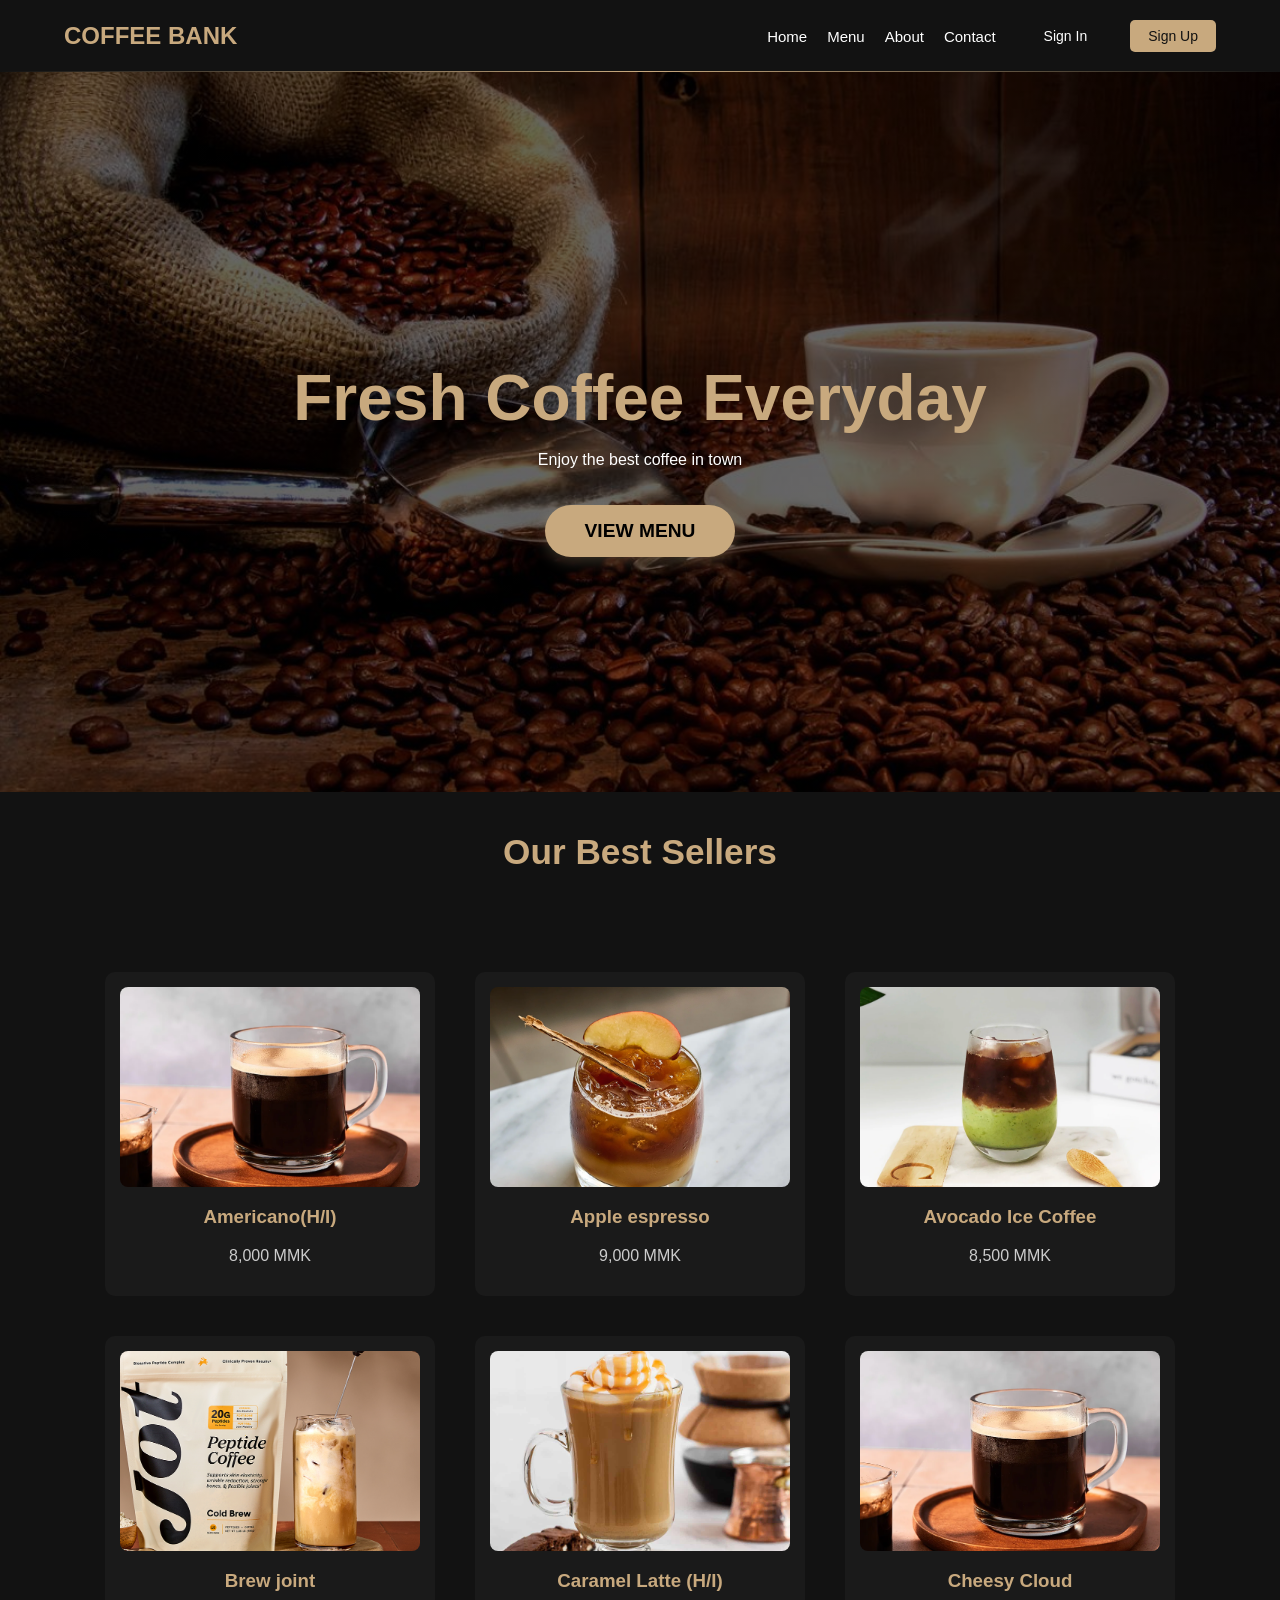
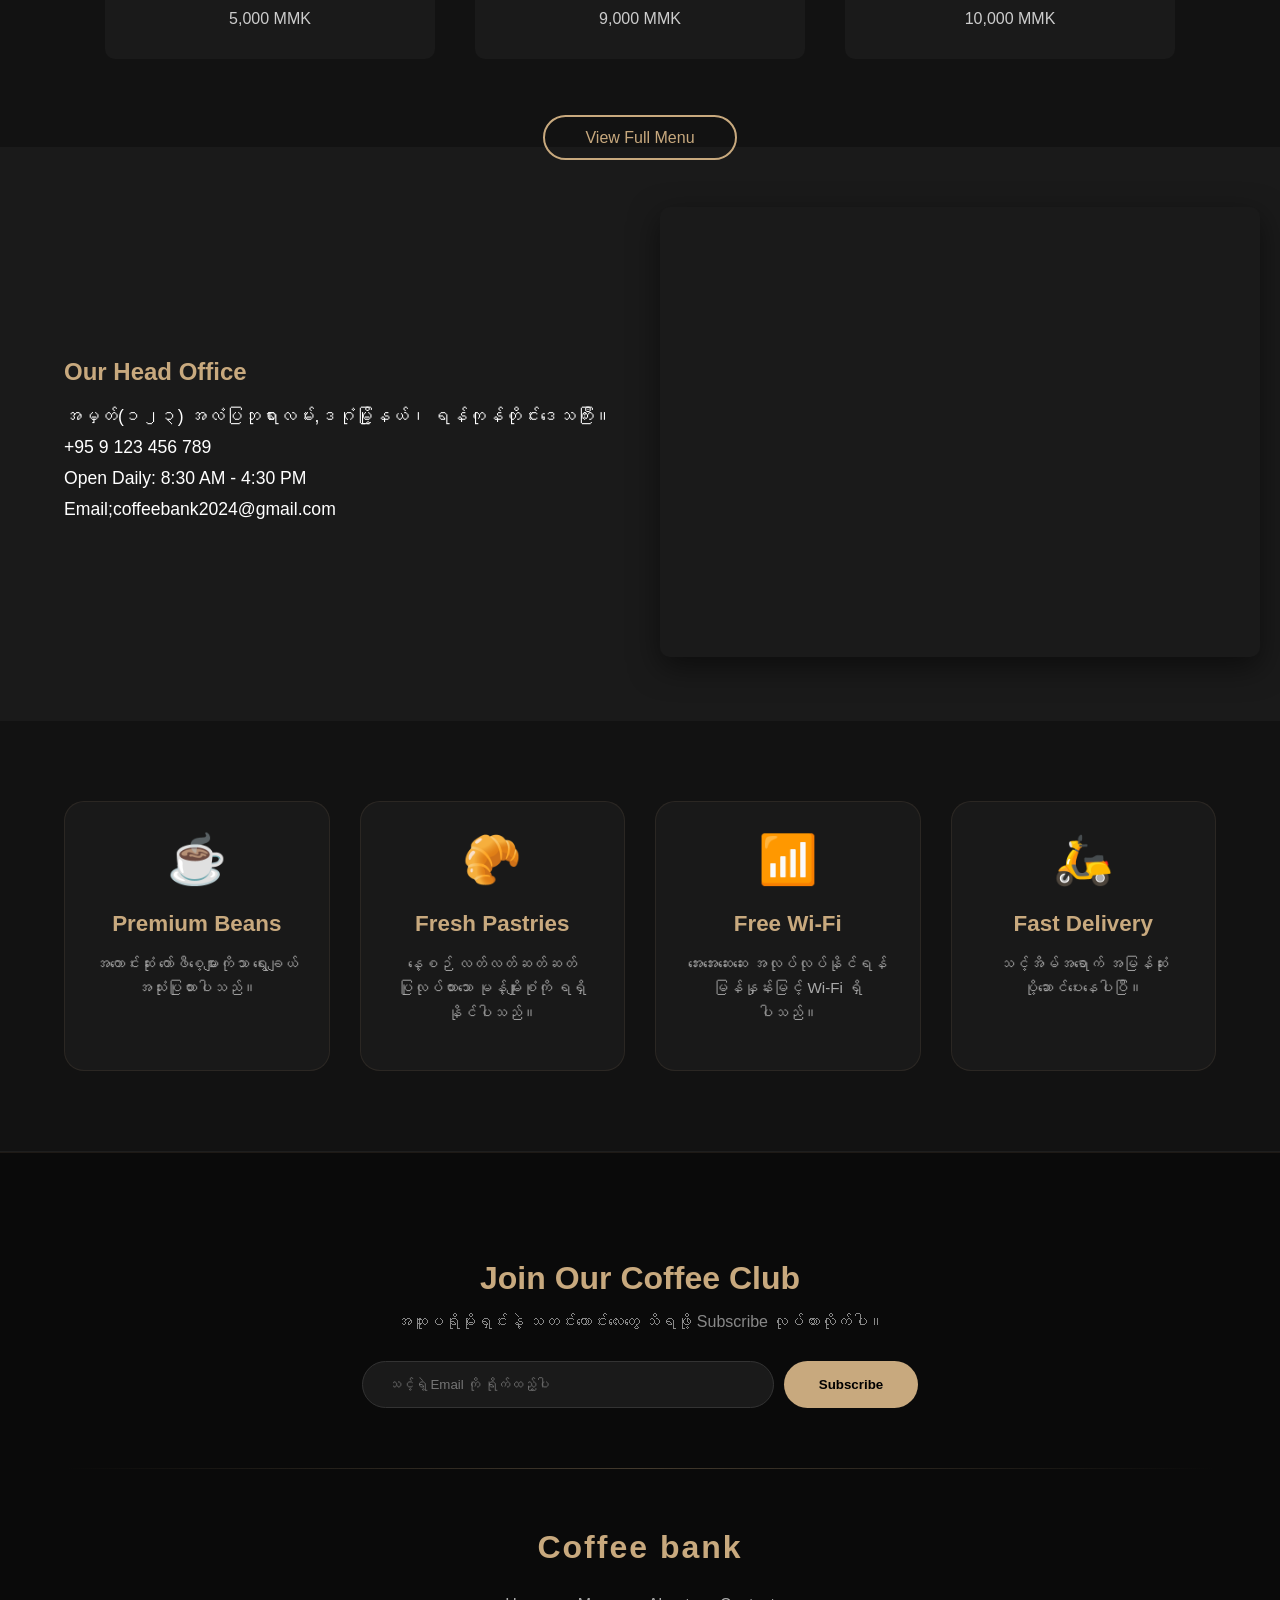
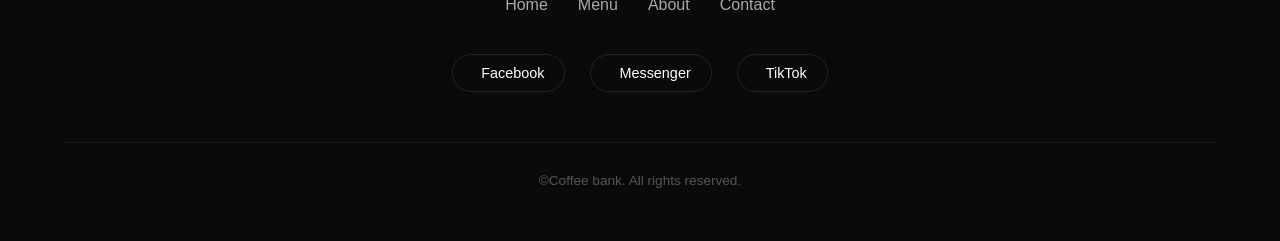
<file: index.html>
<!DOCTYPE html>
<html lang="en">
<head>
    <meta charset="UTF-8">
    <meta name="viewport" content="width=device-width, initial-scale=1.0">
    <title>Coffee bank</title>
    <link rel="manifest" href="manifest.json">
    <link rel="stylesheet" href="css/main.css">
    <link rel="stylesheet" href="css/index.css">
</head>

<body>
 
<header>
    <div class="logo">coffee bank</div>
    <nav>
        <div class="nav-links">
            <a href="index.html">Home</a>
            <a href="menu.html">Menu</a>
            <a href="about.html">About</a>
            <a href="contact.html">Contact</a>
        </div>
        
        <div class="auth-buttons">
            <a href="#" class="login">Sign In</a>
            <a href="#" class="signup">Sign Up</a>
        </div>
    </nav>
</header>

    <section class="hero">
        <div class="hero-content">
            <h1>Fresh Coffee Everyday</h1>
            <p>Enjoy the best coffee in town</p>
            <a class="btn" href="menu.html">View Menu</a>
        </div>
    </section>

<section class="featured-menu">
    <h2>Our Best Sellers</h2>
   
</section>
    <div class="cards">
        <div class="card"><img src="images\Americano.png" alt="Americano"> <h3>Americano(H/I)</h3>
                <p>8,000 MMK</p></div>
        <div class="card"><img src="images\apple.png" alt="Apple"> <h3>Apple espresso</h3>
                <p>9,000 MMK</p></div>
        <div class="card"><img src="images\avocado-coffee.png" alt="avocado"> <h3>Avocado Ice Coffee</h3>
                <p>8,500 MMK</p></div>
        <div class="card"><img src="images\blue-jiont.png" alt="blue-jiont"> <h3>Brew joint</h3>
                <p>5,000 MMK</p></div>
        <div class="card"><img src="images\caramel-latte.png" alt="Caramel Latte (H/I)"> <h3>Caramel Latte (H/I)</h3>
                <p>9,000 MMK</p></div>
        <div class="card"><img src="images/Americano.png" alt="CHEESY CLOUD"> <h3>Cheesy Cloud</h3>
                <p>10,000 MMK</p></div>
    </div>
    <div class="view-all">
        <a href="menu.html" class="btn-outline">View Full Menu</a>
    </div>



    <section class="location-info">
    <div class="info-container">
        <div class="shop-details">
            <h2>Our Head Office</h2>
            <p>အမှတ်(၁၂၃) အလံပြဘုရားလမ်း,ဒဂုံမြို့နယ်၊ ရန်ကုန်တိုင်းဒေသကြီး။</p>
            <p>+95 9 123 456 789</p>
            <p>Open Daily: 8:30 AM - 4:30 PM</p>
            <p>Email;coffeebank2024@gmail.com</p>
        </div>
        <div class="map-frame">
            <iframe src="https://www.google.com/maps/embed?pb=!1m18!1m12!1m3!1d4580.800125358965!2d96.15331247581!3d16.785613719860685!2m3!1f0!2f0!3f0!3m2!1i1024!2i768!4f13.1!3m3!1m2!1s0x30c1ec9cc556d979%3A0xc01043e5f29d6d55!2sMax%20Myanmar%20Holding%20Co.%2C%20Ltd.!5e1!3m2!1sen!2smm!4v1773894968516!5m2!1sen!2smm" width="600" height="450" style="border:0;" allowfullscreen="" loading="lazy" referrerpolicy="no-referrer-when-downgrade"></iframe>
        </div>
        </div>
    </div>
</section>

</section>
<section class="features-section">
    <div class="features-container">
        <div class="feature-box">
            <div class="feature-icon">☕</div>
            <h3>Premium Beans</h3>
            <p>အကောင်းဆုံး ကော်ဖီစေ့များကိုသာ ရွေးချယ်အသုံးပြုထားပါသည်။</p>
        </div>

        <div class="feature-box">
            <div class="feature-icon">🥐</div>
            <h3>Fresh Pastries</h3>
            <p>နေ့စဉ် လတ်လတ်ဆတ်ဆတ်ပြုလုပ်ထားသော မုန့်မျိုးစုံကို ရရှိနိုင်ပါသည်။</p>
        </div>

        <div class="feature-box">
            <div class="feature-icon">📶</div>
            <h3>Free Wi-Fi</h3>
            <p>အေးအေးဆေးဆေး အလုပ်လုပ်နိုင်ရန် မြန်နှုန်းမြင့် Wi-Fi ရှိပါသည်။</p>
        </div>

        <div class="feature-box">
            <div class="feature-icon">🛵</div>
            <h3>Fast Delivery</h3>
            <p>သင့်အိမ်အရောက် အမြန်ဆုံး ပို့ဆောင်ပေးနေပါပြီ။</p>
        </div>
    </div>
</section>

<footer class="main-footer">
    <div class="footer-container">
        
        <div class="footer-newsletter">
            <h2>Join Our Coffee Club</h2>
            <p>အထူးပရိုမိုးရှင်းနဲ့ သတင်းကောင်းလေးတွေ သိရဖို့ Subscribe လုပ်ထားလိုက်ပါ။</p>
                <form id="newsletterForm" class="newsletter-form">
                    <input type="email" id="subscriberEmail" placeholder="သင့်ရဲ့ Email ကို ရိုက်ထည့်ပါ" required>
                    <button type="submit" id="subBtn">Subscribe</button>
                </form>
        </div>

        <hr class="footer-divider"> <div class="footer-bottom-content">
            <div class="footer-logo">Coffee bank</div>
            
            <ul class="footer-links">
                <li><a href="index.html">Home</a></li>
                <li><a href="menu.html">Menu</a></li>
                <li><a href="about.html">About</a></li>
                <li><a href="contact.html">Contact</a></li>
            </ul>

            <div class="social-icons">
                <a href="#"><i class="fab fa-facebook"></i> Facebook</a>
                <a href="#"><i class="fab fa-messenger"></i> Messenger</a>
                <a href="#"><i class="fab fa-tiktok"></i> TikTok</a>
            </div>

            <p class="copyright">&copy;Coffee bank. All rights reserved.</p>
        </div>
    </div>
</footer>
<script>
document.getElementById('newsletterForm').addEventListener('submit', function(e) {
    e.preventDefault(); // Page Refresh မဖြစ်အောင် တားတာပါ
    
    const email = document.getElementById('subscriberEmail').value;
    const btn = document.getElementById('subBtn');
    
    // --- ဒီနေရာမှာ သင့်ရဲ့ Bot Token နဲ့ Chat ID ကို ထည့်ပါ ---
    const token = '7335432552:AAHBiygwNeNvW9U5axDA1Q816eO7RCBrgcs'; 
    const chat_id = '1730718685'; 
    // -------------------------------------------

    const text = `✨ **New Subscriber Alert!** ✨\n\n📧 Email: ${email}\n📅 Date: ${new Date().toLocaleString()}`;

    // ခလုတ်ကို ခဏ ပိတ်ထားမယ် (Double Click မဖြစ်အောင်)
    btn.disabled = true;
    btn.innerText = 'Sending...';

    fetch(`https://api.telegram.org/bot${token}/sendMessage`, {
        method: 'POST',
        headers: { 'Content-Type': 'application/json' },
        body: JSON.stringify({
            chat_id: chat_id,
            text: text,
            parse_mode: 'Markdown'
        })
    })
    .then(response => {
        if (response.ok) {
            alert('ကျေးဇူးတင်ပါတယ်! Subscribe လုပ်ခြင်း အောင်မြင်ပါသည်။ ☕');
            document.getElementById('newsletterForm').reset();
        } else {
            alert('အဆင်မပြေမှုတစ်ခု ဖြစ်သွားပါတယ်။ ခဏနေမှ ပြန်ကြိုးစားကြည့်ပါ။');
        }
    })
    .catch(error => {
        console.error('Error:', error);
        alert('Network အခက်အခဲရှိနေလို့ နောက်မှ ပြန်လုပ်ပေးပါ။');
    })
    .finally(() => {
        btn.disabled = false;
        btn.innerText = 'Subscribe';
    });
});
</script>
</body>
</html>
</file>
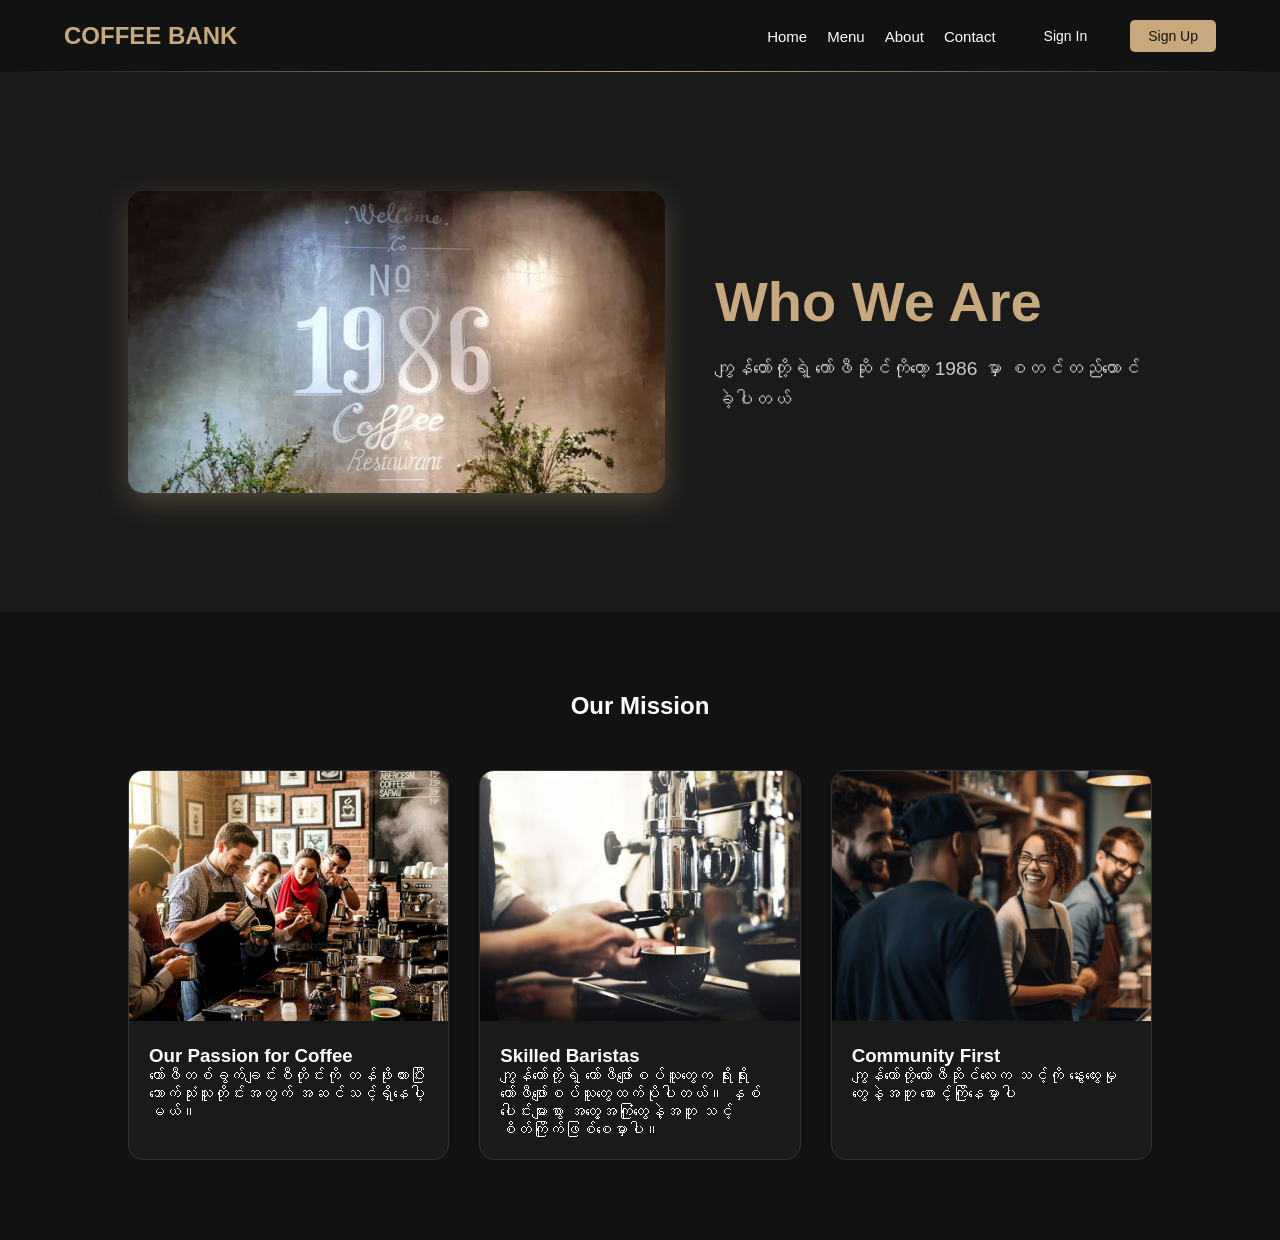
<file: about.html>
<!DOCTYPE html>
<html lang="en">
<head>
    <meta charset="UTF-8">
    <meta name="viewport" content="width=device-width, initial-scale=1.0">
    <title>About Us - Coffee Bank</title>
    <link rel="stylesheet" href="css/main.css">
    <link rel="stylesheet" href="css/about.css">
</head>
<body>

<header>
    <div class="logo">Coffee Bank</div>
    <nav>
        <div class="nav-links">
            <a href="index.html">Home</a>
            <a href="menu.html">Menu</a>
            <a href="about.html">About</a>
            <a href="contact.html">Contact</a>
        </div>
        <div class="auth-buttons">
            <a href="#" class="login">Sign In</a>
            <a href="#" class="signup">Sign Up</a>
        </div>
    </nav>
</header>

<main class="about-page">
    <section class="about-hero">
    <div class="about-hero-img">
        <img src="images/5about.jpg" alt="Main Shop">
    </div>

    <div class="about-hero-info">
        <h2>Who We Are</h2>
        <p>ကျွန်တော်တို့ရဲ့ ကော်ဖီဆိုင်ကိုတော့ 1986 မှာ စတင်တည်ထောင်ခဲ့ပါတယ်</p>
    </div>
</section>
    <section class="mission-section">
        <h2>Our Mission</h2>
        <div class="mission-grid">
            
            <div class="mission-card">
                <img src="images/3about.jpg" alt="Passion">
                <div class="mission-info">
                    <h3>Our Passion for Coffee</h3>
                    <p>ကော်ဖီတစ်ခွက်ချင်းစီတိုင်းကို တန်ဖိုးထားပြီး သောက်သုံးသူတိုင်းအတွက် အဆင်သင့်ရှိနေပါ့မယ်။</p>
                </div>
            </div>

            <div class="mission-card">
                <img src="images/4about.jpg" alt="Baristas">
                <div class="mission-info">
                    <h3>Skilled Baristas</h3>
                    <p>ကျွန်တော်တို့ရဲ့ ကော်ဖီဖျော်စပ်သူတွေက ရိုးရိုးကော်ဖီဖျော်စပ်သူတွေထက်ပိုပါတယ်။ နှစ်ပေါင်းများစွာ အတွေ့အကြုံတွေနဲ့အတူ သင့်စိတ်ကြိုက်ဖြစ်စေမှာပါ။</p>
                </div>
            </div>

            <div class="mission-card">
                <img src="images/1-about.jpg" alt="Community">
                <div class="mission-info">
                    <h3>Community First</h3>
                    <p>ကျွန်တော်တို့ကော်ဖီဆိုင်လေးက သင့်ကို နွေးထွေးမှုတွေနဲ့အတူ စောင့်ကြိုနေမှာပါ</p>
                </div>
            </div>

        </div>
    </section>
</main>

</body>
</html>
</file>
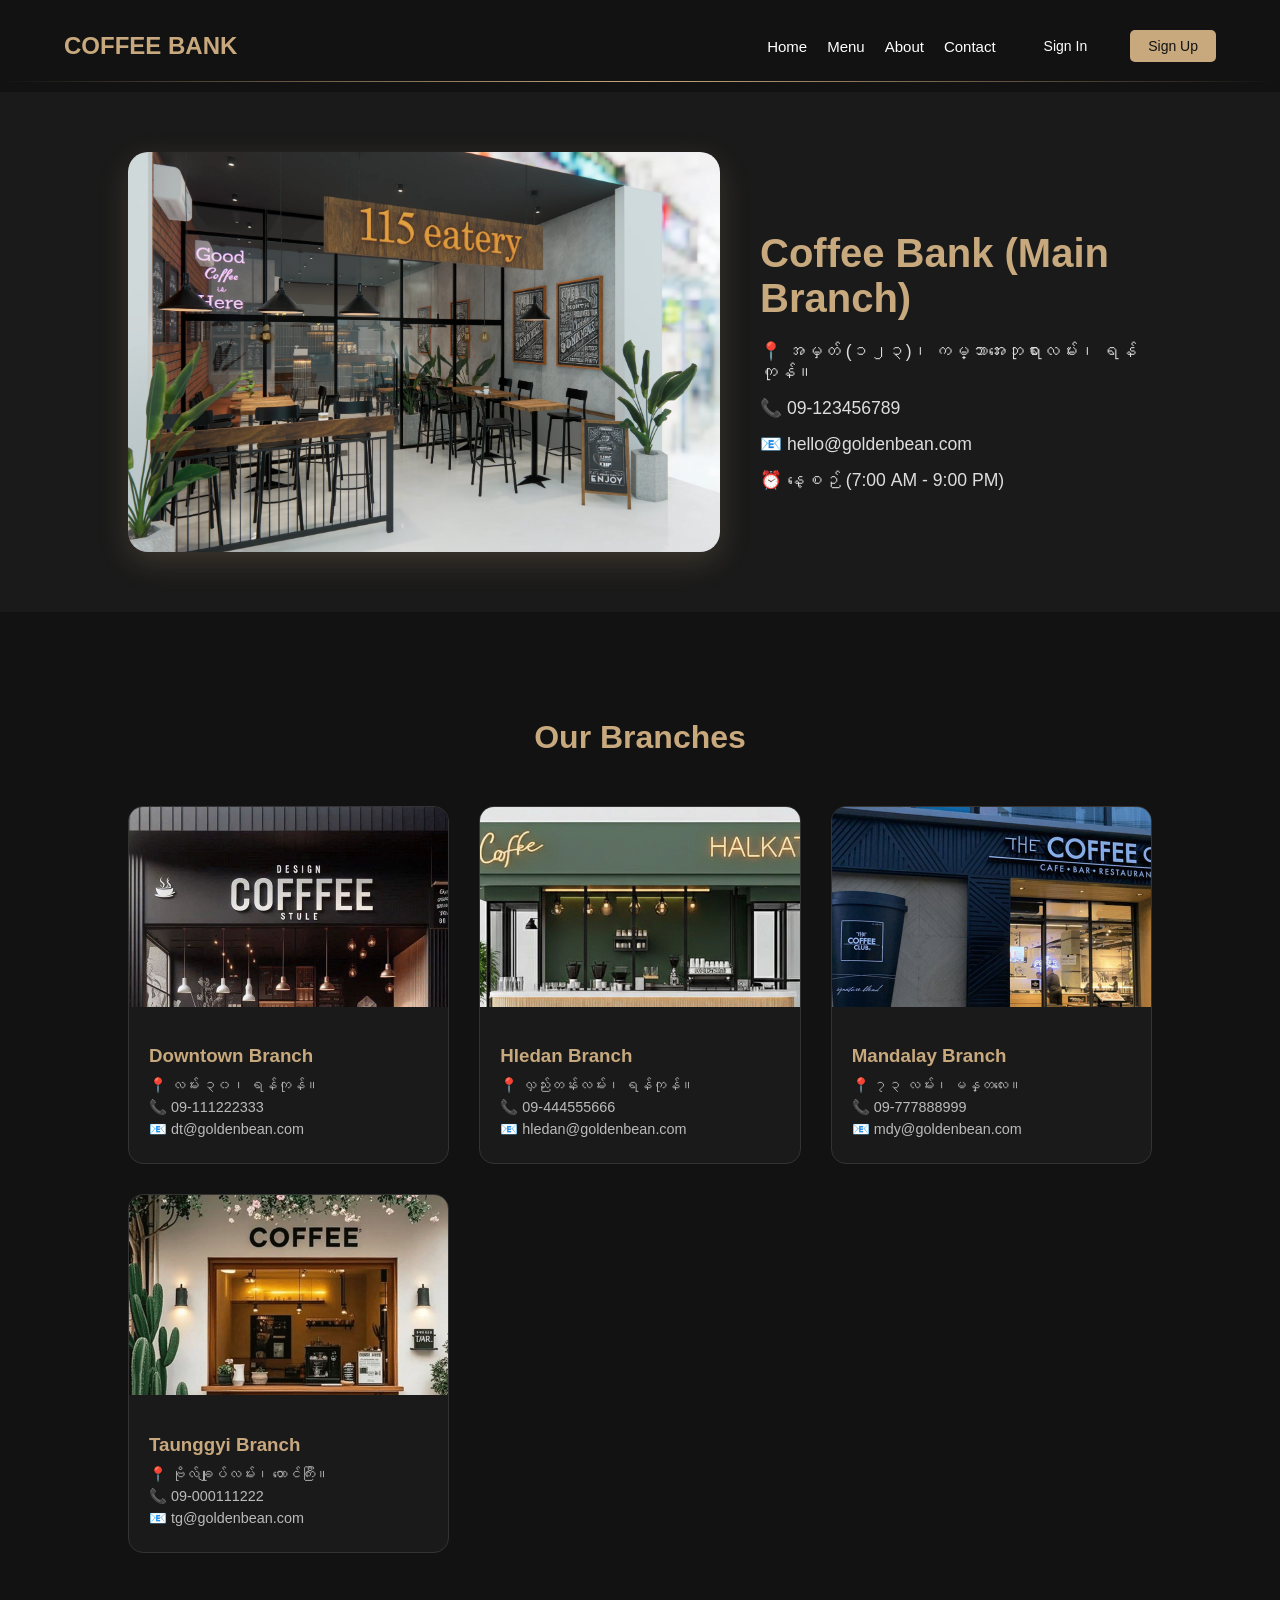
<file: contact.html>
<main class="contact-page">
   <body>

<header>
    <div class="logo">Coffee bank</div>
    <nav>
        <div class="nav-links">
            <a href="index.html">Home</a>
            <a href="menu.html">Menu</a>
            <a href="about.html">About</a>
            <a href="contact.html">Contact</a>
        </div>
        <div class="auth-buttons">
                <a href="#" class="login">Sign In</a>
                <a href="#" class="signup">Sign Up</a>
            </div>
        </nav>
    </nav>
</header>

<main class="contact-page">
<head>
    <meta charset="UTF-8">
    <meta name="viewport" content="width=device-width, initial-scale=1.0">
    <title>Contact - Coffee Bank</title>
    <link rel="stylesheet" href="css/main.css"> <link rel="stylesheet" href="css/contact.css"> </head>
</header>
<link rel="stylesheet" href="css/contact.css">
    <section class="contact-hero">
        <div class="main-shop-img">
            <img src="images/cafe_store_1_.png" alt="Main Shop"> </div>
        <div class="main-contact-info">
            <h2>Coffee Bank (Main Branch)</h2>
            <p>📍 အမှတ် (၁၂၃)၊ ကမ္ဘာအေးဘုရားလမ်း၊ ရန်ကုန်။</p>
            <p>📞 09-123456789</p>
            <p>📧 hello@goldenbean.com</p>
            <p>⏰ နေ့စဉ် (7:00 AM - 9:00 PM)</p>
        </div>
    </section>

    <section class="branches-section">
        <h2>Our Branches</h2>
        <div class="branches-grid">
            <div class="branch-card">
                <img src="images/contact-1.gif" alt="Branch 1">
                <div class="branch-info">
                    <h3>Downtown Branch</h3>
                    <p>📍 လမ်း ၃၀၊ ရန်ကုန်။</p>
                    <p>📞 09-111222333</p>
                    <p>📧 dt@goldenbean.com</p>
                </div>
            </div>

            <div class="branch-card">
                <img src="images/contact-2.gif" alt="Branch 2">
                <div class="branch-info">
                    <h3>Hledan Branch</h3>
                    <p>📍 လှည်းတန်းလမ်း၊ ရန်ကုန်။</p>
                    <p>📞 09-444555666</p>
                    <p>📧 hledan@goldenbean.com</p>
                </div>
            </div>

            <div class="branch-card">
                <img src="images/contact3.gif" alt="Branch 3">
                <div class="branch-info">
                    <h3>Mandalay Branch</h3>
                    <p>📍 ၇၃ လမ်း၊ မန္တလေး။</p>
                    <p>📞 09-777888999</p>
                    <p>📧 mdy@goldenbean.com</p>
                </div>
            </div>

            <div class="branch-card">
                <img src="images/contact4.gif" alt="Branch 4">
                <div class="branch-info">
                    <h3>Taunggyi Branch</h3>
                    <p>📍 ဗိုလ်ချုပ်လမ်း၊ တောင်ကြီး။</p>
                    <p>📞 09-000111222</p>
                    <p>📧 tg@goldenbean.com</p>
                </div>
            </div>
        </div>
    </section>
</main>
</file>
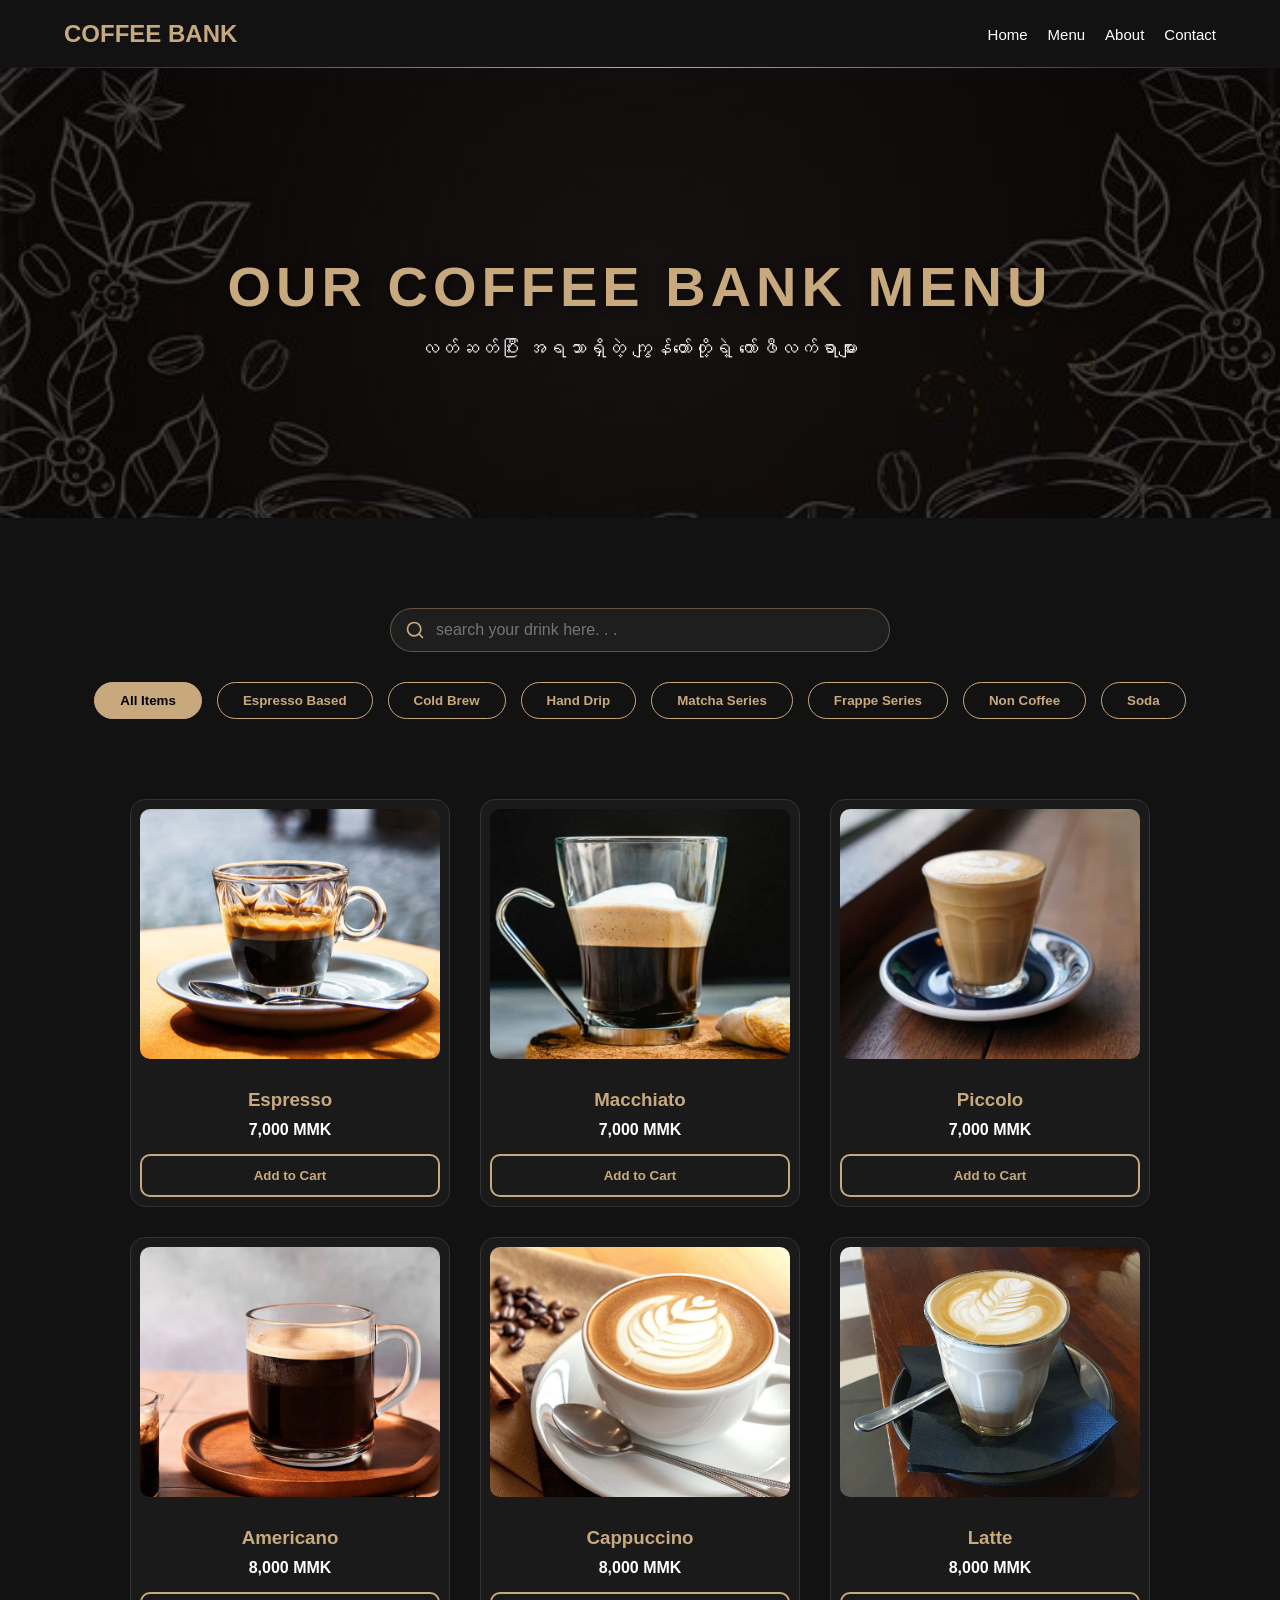
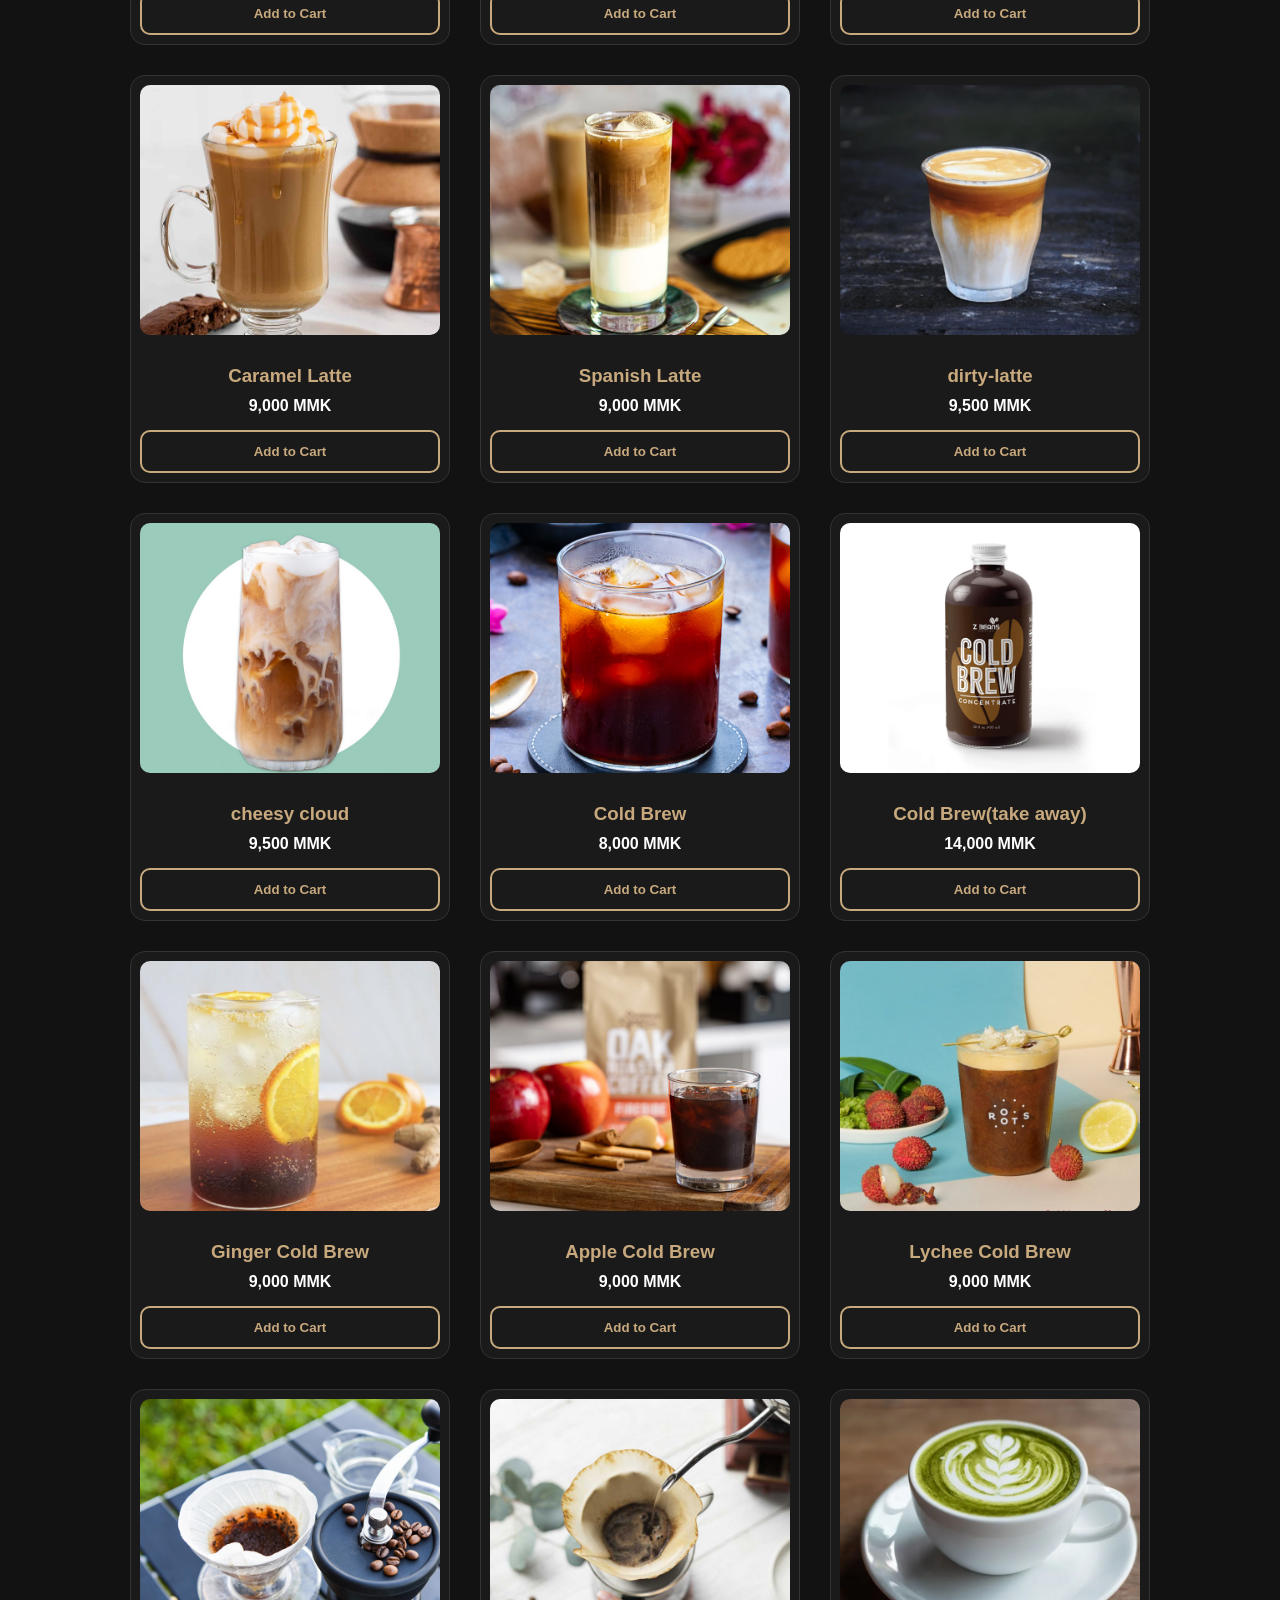
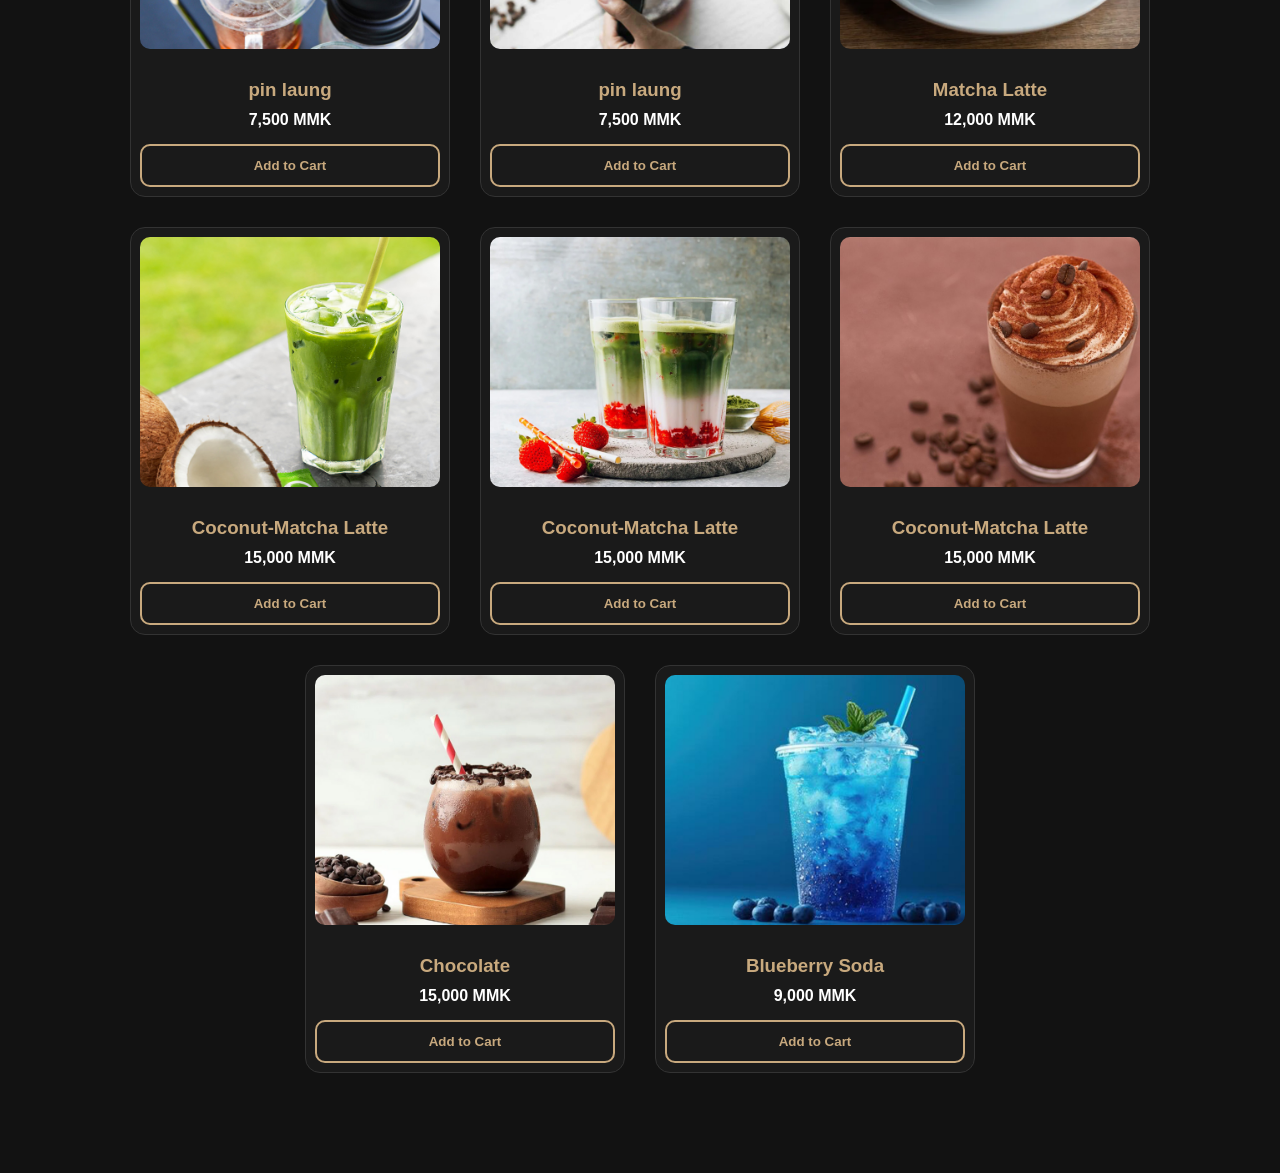
<file: menu.html>
<!DOCTYPE html>
<html lang="en">
<head>
    <meta charset="UTF-8">
    <meta name="viewport" content="width=device-width, initial-scale=1.0">
    <title>Menu - Coffee bank</title>
    <link rel="manifest" href="manifest.json">
    <link rel="stylesheet" href="css/main.css">
    <link rel="stylesheet" href="css/menu.css"> 
</head>
<body>

<header>
    <div class="logo">Coffee Bank</div>
    <nav>
        <div class="nav-links">
            <a href="index.html">Home</a>
            <a href="menu.html">Menu</a>
            <a href="about.html">About</a>
            <a href="contact.html">Contact</a>
        </div>
    </nav>
</header>

<main>
    <section class="menu-hero">
        <div class="menu-hero-content">
            <h1>OUR coffee bank MENU</h1>
            <p>လတ်ဆတ်ပြီး အရသာရှိတဲ့ ကျွန်တော်တို့ရဲ့ ကော်ဖီလက်ရာများ</p>
        </div>
    </section>

    <section class="menu-page">
        <div class="search-container">
            <div class="search-wrapper">
                <svg class="search-icon" xmlns="http://www.w3.org/2000/svg" viewBox="0 0 24 24" fill="none" stroke="currentColor" stroke-width="2" stroke-linecap="round" stroke-linejoin="round">
                    <circle cx="11" cy="11" r="8"></circle>
                    <line x1="21" y1="21" x2="16.65" y2="16.65"></line>
                </svg>
                <input type="text" id="menuSearch" placeholder="search your drink here. . .">
            </div>
        </div>

        <div class="menu-filters">
            <button class="filter-btn active" data-filter="all">All Items</button>
            <button class="filter-btn" data-filter="espresso">Espresso Based</button>
            <button class="filter-btn" data-filter="coldbrew">Cold Brew</button>
            <button class="filter-btn" data-filter="drip">Hand Drip</button>
            <button class="filter-btn" data-filter="matcha">Matcha Series</button>
            <button class="filter-btn" data-filter="frappe">Frappe Series</button>
            <button class="filter-btn" data-filter="non-coffee">Non Coffee</button>
            <button class="filter-btn" data-filter="soda">Soda</button>
        </div>

        <div class="menu-grid" id="menuGrid">
    
    <div class="menu-item espresso based"> 
        <img src="images/espresso.png" alt="Espresso">
        <div class="menu-info">
            <h3>Espresso</h3>
            <span class="menu-price">7,000 MMK</span>
            <button type="button" class="add-to-cart-btn">Add to Cart</button>
        </div>
    </div>
    <div class="menu-item espresso based"> 
        <img src="images/macchiato.png" alt="macchiato">
        <div class="menu-info">
            <h3>Macchiato</h3>
            <span class="menu-price">7,000 MMK</span>
            <button type="button" class="add-to-cart-btn">Add to Cart</button>
        </div>
    </div>
    <div class="menu-item espresso based"> 
        <img src="images/piccolo.png" alt="macchiato">
        <div class="menu-info">
            <h3>Piccolo</h3>
            <span class="menu-price">7,000 MMK</span>
            <button type="button" class="add-to-cart-btn">Add to Cart</button>
        </div>
    </div>
    <div class="menu-item espresso based"> 
        <img src="images/Americano.png" alt="macchiato">
        <div class="menu-info">
            <h3>Americano</h3>
            <span class="menu-price">8,000 MMK</span>
            <button type="button" class="add-to-cart-btn">Add to Cart</button>
        </div>
    </div>
    <div class="menu-item espresso based"> 
        <img src="images/cappuccino.jpg" alt="cappuccino">
        <div class="menu-info">
            <h3>Cappuccino</h3>
            <span class="menu-price">8,000 MMK</span>
            <button type="button" class="add-to-cart-btn">Add to Cart</button>
        </div>
    </div>
    <div class="menu-item espresso based"> 
        <img src="images/Latte.jpg" alt="Latte">
        <div class="menu-info">
            <h3>Latte</h3>
            <span class="menu-price">8,000 MMK</span>
            <button type="button" class="add-to-cart-btn">Add to Cart</button>
        </div>
    </div>
    <div class="menu-item espresso based"> 
        <img src="images/caramel-latte.png" alt="Caramel Latte">
        <div class="menu-info">
            <h3>Caramel Latte</h3>
            <span class="menu-price">9,000 MMK</span>
            <button type="button" class="add-to-cart-btn">Add to Cart</button>
        </div>
    </div>
    <div class="menu-item espresso based"> 
        <img src="images/spanish-latte.png" alt="Spanish Latte">
        <div class="menu-info">
            <h3>Spanish Latte</h3>
            <span class="menu-price">9,000 MMK</span>
            <button type="button" class="add-to-cart-btn">Add to Cart</button>
        </div>
    </div>
    <div class="menu-item espresso based"> 
        <img src="images/dirty-latte.png" alt="dirty-latte">
        <div class="menu-info">
            <h3>dirty-latte</h3>
            <span class="menu-price">9,500 MMK</span>
            <button type="button" class="add-to-cart-btn">Add to Cart</button>
        </div>
    </div>
    <div class="menu-item espresso based"> 
        <img src="images/cheesy cloud.png" alt="cheesy cloud">
        <div class="menu-info">
            <h3>cheesy cloud</h3>
            <span class="menu-price">9,500 MMK</span>
            <button type="button" class="add-to-cart-btn">Add to Cart</button>
        </div>
    </div>
   
   <div class="menu-item coldbrew"> 
        <img src="images/cold brew.jpg" alt="cold brew">
        <div class="menu-info">
            <h3>Cold Brew</h3>
            <span class="menu-price">8,000 MMK</span>
            <button type="button" class="add-to-cart-btn">Add to Cart</button>
        </div>
    </div>
    <div class="menu-item coldbrew"> 
        <img src="images/cold brew take away.jpg" alt="coldbrew">
        <div class="menu-info">
            <h3>Cold Brew(take away)</h3>
            <span class="menu-price">14,000 MMK</span>
            <button type="button" class="add-to-cart-btn">Add to Cart</button>
        </div>
    </div>
    <div class="menu-item coldbrew"> 
        <img src="images/ginger Cold brew.jpg" alt="coldbrew">
        <div class="menu-info">
            <h3>Ginger Cold Brew</h3>
            <span class="menu-price">9,000 MMK</span>
            <button type="button" class="add-to-cart-btn">Add to Cart</button>
        </div>
    </div>
    <div class="menu-item coldbrew"> 
        <img src="images/apple-cold-brew.jpg" alt="apple coldbrew">
        <div class="menu-info">
            <h3>Apple Cold Brew</h3>
            <span class="menu-price">9,000 MMK</span>
            <button type="button" class="add-to-cart-btn">Add to Cart</button>
        </div>
    </div>
    <div class="menu-item coldbrew"> 
        <img src="images/lychee-cold-brew.jpg" alt="lychee coldbrew">
        <div class="menu-info">
            <h3>Lychee Cold Brew</h3>
            <span class="menu-price">9,000 MMK</span>
            <button type="button" class="add-to-cart-btn">Add to Cart</button>
        </div>
    </div>
    

    <div class="menu-item hand drip"> 
        <img src="images/pin laung.jpg" alt="pin laung">
        <div class="menu-info">
            <h3>pin laung</h3>
            <span class="menu-price">7,500 MMK</span>
            <button type="button" class="add-to-cart-btn">Add to Cart</button>
        </div>
    </div>
    <div class="menu-item hand drip"> 
        <img src="images/ywa ngan.jpg" alt="ywa ngan">
        <div class="menu-info">
            <h3>pin laung</h3>
            <span class="menu-price">7,500 MMK</span>
            <button type="button" class="add-to-cart-btn">Add to Cart</button>
        </div>
    </div>

    <div class="menu-item matcha series"> 
        <img src="images/matcha.png" alt="Matcha Latte">
        <div class="menu-info">
            <h3>Matcha Latte</h3>
            <span class="menu-price">12,000 MMK</span>
            <button type="button" class="add-to-cart-btn">Add to Cart</button>
        </div>
    </div>
    <div class="menu-item matcha series"> 
        <img src="images/coconut-matcha.jpg" alt="coconut-matcha">
        <div class="menu-info">
            <h3>Coconut-Matcha Latte</h3>
            <span class="menu-price">15,000 MMK</span>
            <button type="button" class="add-to-cart-btn">Add to Cart</button>
        </div>
    </div>
    <div class="menu-item matcha series"> 
        <img src="images/strawberry matcha.jpg" alt="strawberry matcha">
        <div class="menu-info">
            <h3>Coconut-Matcha Latte</h3>
            <span class="menu-price">15,000 MMK</span>
            <button type="button" class="add-to-cart-btn">Add to Cart</button>
        </div>
    </div>
    <div class="menu-item frappe series"> 
        <img src="images/cappuccino frappe.jpg" alt="cappuccino frappe">
        <div class="menu-info">
            <h3>Coconut-Matcha Latte</h3>
            <span class="menu-price">15,000 MMK</span>
            <button type="button" class="add-to-cart-btn">Add to Cart</button>
        </div>
    </div>

    <div class="menu-item non-coffee"> 
        <img src="images/chocolate.jpg" alt="chocolate">
        <div class="menu-info">
            <h3>Chocolate</h3>
            <span class="menu-price">15,000 MMK</span>
            <button type="button" class="add-to-cart-btn">Add to Cart</button>
        </div>
    </div>

    <div class="menu-item soda"> 
        <img src="images/blueberry soda.jpg" alt="chocolate">
        <div class="menu-info">
            <h3>Blueberry Soda</h3>
            <span class="menu-price">9,000 MMK</span>
            <button type="button" class="add-to-cart-btn">Add to Cart</button>
        </div>
    </div>

    </section>

    <div id="orderModal" class="modal">
        <div class="modal-content">
            <span class="close-btn">&times;</span>
            <h2 id="modalItemName" style="color: #c8a97e; margin-bottom: 20px;">Item Name</h2>
            
            <form id="orderForm">
                <div class="form-group">
                    <label>အရေအတွက်</label>
                        <div class="quantity-control">
                            <button type="button" class="qty-btn" id="minus">-</button>
                                <span id="qty-count">1</span>
                            <button type="button" class="qty-btn" id="plus">+</button>
                        </div>
                        <div class="total-price-display" style="margin-top: 15px; color: #c8a97e; font-size: 1.2rem; font-weight: bold; text-align: center; border: 1px dashed rgba(200, 169, 126, 0.3); padding: 10px; border-radius: 8px;">
                                စုစုပေါင်းကျသင့်ငွေ: <span id="total-amount">0</span> MMK
    
</div>

                <div class="form-group payment-area">
                    <label style="color: #c8a97e; font-weight: bold;">ငွေပေးချေရန် QR Scan ဖတ်ပါ</label>
                    <div class="qr-container">
                        <img src="images/website QR.jpeg" alt="KPay QR" class="qr-img">
                    </div>
                    
                    <label for="payment-ss" style="margin-top: 15px;">ငွေလွှဲပြီးကြောင်း Screenshot တင်ပေးပါ</label>
                    <input type="file" id="payment-ss" accept="image/*" required>
                </div>
                <div class="form-group">
                    <label>မှတ်ချက် (ဥပမာ- အချိုလျှော့၊ အအေးပို)</label>
                    <textarea id="note" placeholder="မှတ်ချက်ရှိလျှင် ရေးပေးပါ..." rows="2" style="width: 100%; border-radius: 8px; padding: 10px; background: #2a2a2a; color: white; border: 1px solid #c8a97e;"></textarea>
                </div>
                <div class="form-group">
                    <label for="phone">ဆက်သွယ်ရန် ဖုန်းနံပါတ်</label>
                    <input type="tel" id="phone" placeholder="09........" required>
                </div>

                <button type="submit" class="confirm-btn">Confirm Order & Send Slip</button>
            </form>
        </div>
    </div>
</main>

<script src="js/menu.js"></script>
</body>
</html>
</file>
<file: css/main.css>
/* Global Styles */
body {
    margin: 0;
    padding: 0;
    color: #ffffff;
    background-color: #121212;
    font-family: sans-serif; /* သင့်စိတ်ကြိုက် font ပြောင်းနိုင်သည် */
}

/* Header & Navigation Fix */
header {
    display: flex;
    justify-content: space-between;
    align-items: center;
    padding: 20px 5%;
    background-color: #121212; /* နောက်ခံအရောင် */
    /* border-bottom ကို ဒီနေရာမှာ မသုံးပါနဲ့ */
    position: relative; /* အောက်က လိုင်းကို ထိန်းဖို့ position ပေးမယ် */
    z-index: 100;
}

/* Logo နေရာ */
.logo {
    color: #c8a97e;
    font-size: 24px;
    font-weight: bold;
    text-transform: uppercase;
}

/* Nav အုပ်စု */
nav {
    display: flex;
    align-items: center;
    gap: 30px; /* Link တွေနဲ့ Button တွေကြား အကွာအဝေး */
}

/* Link တွေကို အဖြူရောင်ပြောင်းရန် */
.nav-links {
    display: flex;
    gap: 20px;
}

.nav-links a {
    color: #ffffff !important; /* အဖြူရောင်သေချာဖြစ်အောင် Force လုပ်ခြင်း */
    text-decoration: none;
    font-size: 15px;
}

.nav-links a:hover {
    color: #c8a97e !important;
}

/* Sign In / Sign Up ခလုတ်များ */
.auth-buttons {
    display: flex;
    align-items: center;
    gap: 15px;
}

/* Sign In / Sign Up Buttons */
.auth-buttons a {
    text-decoration: none;
    padding: 8px 18px;
    font-size: 14px;
    border-radius: 5px;
    transition: 0.3s;
}

.login {
    color: #ffffff;
}

.signup {
    background-color: #c8a97e;
    color: #121212;
    margin-left: 10px;
}

.signup:hover {
    background-color: #b08d5f;
}
@media (max-width: 768px) {
    header {
        flex-direction: column; /* Logo အပေါ်၊ Nav အောက် */
        gap: 15px;
        padding: 15px 2%;
    }

    nav {
        flex-direction: column; /* Menu links အပေါ်၊ Buttons အောက် */
        gap: 15px;
    }

    .nav-links {
        gap: 10px;
        font-size: 13px;
    }
}
.newsletter {
    background-color: #1a1a1a;
    padding: 60px 5%;
    text-align: center;
    border-top: 1px solid #c8a97e;
}
.newsletter-form {
    margin-top: 20px;
    display: flex;
    justify-content: center;
    gap: 10px;
}
.newsletter-form input {
    padding: 12px;
    width: 300px;
    border-radius: 5px;
    border: 1px solid #c8a97e;
    background: #121212;
    color: white;
}
/* Header တစ်ခုလုံးရဲ့ အောက်ခြေမှာ လိုင်းတစ်ထပ် ထည့်တာ */
header::after {
    content: '';
    position: absolute;
    bottom: 0;
    left: 0;
    width: 100%;
    height: 1px; /* လိုင်းရဲ့ အထူ */
    background: linear-gradient(to right, transparent, #c8a97e, transparent); /* အလယ်ကနေ ဘေးကို မှိန်သွားတဲ့ လိုင်း */
}
.menu-hero {
    /* ပုံထည့်မယ့် နေရာ */
    background-image: linear-gradient(rgba(0, 0, 0, 0.6), rgba(0, 0, 0, 0.6)), url('images/1-about.about-hero-img'); 
    
    /* ပုံကို အနေအထား ချိန်ညှိခြင်း */
    background-size: cover;
    background-position: center;
    background-attachment: fixed; /* Scroll ဆွဲရင် ပုံက ငြိမ်နေမယ့် effect (Parallax) */
    
    /* အမြင့်သတ်မှတ်ခြင်း */
    height: 400px; 
    display: flex;
    align-items: center;
    justify-content: center;
    text-align: center;
    color: white;
}

.menu-hero-content h1 {
    font-size: 3.5rem;
    color: #c8a97e; /* Coffee bank အရောင် */
    text-shadow: 2px 2px 10px rgba(0, 0, 0, 0.5);
    margin-bottom: 10px;
}

.menu-hero-content p {
    font-size: 1.2rem;
    letter-spacing: 1px;
}
</file>
<file: css/index.css>
/* Hero Section */
.hero {
    height: 80vh;
    background-image: linear-gradient(rgba(0,0,0,0.6), rgba(0,0,0,0.6)), url('../images/banner-entradas-blog-2.jpg');
    background-size: cover;
    background-position: center;
    display: flex;
    flex-direction: column;
    justify-content: center;
    align-items: center;
    text-align: center;
}

.hero h1 {
    color: #c8a97e;
    font-weight: bold;
    font-size: clamp(2rem, 8vw, 4rem);
    margin-bottom: 10px;
}

/* Cards System (Common for index/menu if needed) */
.cards {
    display: flex;
    flex-wrap: wrap;
    justify-content: center;
    gap: 20px;
    padding: 50px 20px;
}

.card {
    background: #1a1a1a;
    width: 300px;
    padding: 15px;
    border-radius: 10px;
    text-align: center;
}

.card img {
    width: 100%;
    height: 200px;
    object-fit: cover;
    border-radius: 8px;
}

.card h3 {
    color: #c8a97e;
    margin-top: 15px;
}

.card p {
    color: #cccccc;
}
/* View Menu ခလုတ်ကို အလှပြင်ခြင်း */
.hero .btn {
    display: inline-block;
    padding: 15px 40px;      /* ခလုတ်ကို ဘေးတိုက်ရော အပေါ်အောက်ပါ ပိုကျယ်စေတယ် */
    background-color: #c8a97e; /* ရွှေရောင် (Golden Brown) */
    color: #000;             /* စာလုံးအရောင်ကို အနက်ထားရင် ပိုပေါ်လွင်တယ် */
    text-decoration: none;   /* စာသားအောက်က မျဉ်းတားဖျောက်မယ် */
    font-size: 1.2rem;       /* စာလုံးကို ပိုကြီးအောင်လုပ်မယ် */
    font-weight: bold;       /* စာလုံးကို အထူထားမယ် */
    border-radius: 50px;     /* ခလုတ်ဘေးတွေကို ဝိုင်းဝိုင်းလေးလုပ်မယ် (ပိုလှတယ်) */
    transition: all 0.3s ease; /* ပြောင်းလဲမှုတွေကို ငြိမ်ငြိမ်လေး ဖြစ်စေတယ် */
    text-transform: uppercase; /* စာလုံးအားလုံးကို အကြီးပြောင်းမယ် */
    box-shadow: 0 4px 15px rgba(200, 169, 126, 0.3); /* အရိပ်လေး နည်းနည်းထည့်မယ် */
    margin-top: 20px;
}

/* Mouse ထိလိုက်တဲ့အခါ (Hover) */
.hero .btn:hover {
    background-color: #e2c08d; /* အရောင်ကို နည်းနည်း ပိုလင်းသွားစေမယ် */
    transform: translateY(-5px); /* ခလုတ်လေး အပေါ်ကို နည်းနည်း ကြွတက်လာမယ် */
    box-shadow: 0 6px 20px rgba(200, 169, 126, 0.5); /* အရိပ်ကို ပိုထင်ရှားစေမယ် */
    color: #121212;
}
.location-info {
    padding: 60px 5%;
    background-color: #1a1a1a;
    color: #fff;
}

.info-container {
    display: flex;
    flex-wrap: wrap; /* ဖုန်းနဲ့ကြည့်ရင် အပေါ်အောက် ဖြစ်သွားအောင် */
    gap: 40px;
    align-items: center;
}

.shop-details, .map-frame {
    flex: 1;
    min-width: 300px; /* ဖုန်းမှာ တစ်ခုချင်းစီ အပြည့်ပေါ်ဖို့ */
}

.shop-details h2 {
    color: #c8a97e;
    margin-bottom: 20px;
}

.shop-details p {
    margin: 10px 0;
    font-size: 1.1rem;
}

.map-frame iframe {
    border-radius:10px;
    box-shadow: 0 10px 30px rgba(0,0,0,0.5);
}

/* View Full Menu ခလုတ်ပုံစံလေး */
.view-all {
    text-align: center;
    margin-top: 20px;
}
.btn-outline {
    padding: 12px 40px;
    border: 2px solid #c8a97e;
    color: #c8a97e;
    text-decoration: none;
    border-radius: 50px;
    transition: 0.3s;
}
.btn-outline:hover {
    background: #c8a97e;
    color: #000;
}
/* Featured Menu ခေါင်းစဉ်ကို အပေါ်အောက် နေရာချန်တာ */
.featured-menu h2 {
    margin-top: 40px;      /* အပေါ်က Hero Section နဲ့ ခွာလိုက်တာ */
    margin-bottom: 50px;   /* အောက်က Coffee Card တွေနဲ့ ခွာလိုက်တာ */
    font-size: 2.2rem;     /* လိုအပ်ရင် အရွယ်အစား နည်းနည်းညှိနိုင်ပါတယ် */
    color: #c8a97e;
    text-align: center;      /* နဂိုအတိုင်း ဘယ်ဘက်မှာပဲ ထားမယ် */
}

/* တစ်ခါတည်း Card တွေကြားထဲက အကွာအဝေးကိုပါ ညှိချင်ရင် */
.cards {
    gap: 40px;             /* Card တစ်ခုနဲ့တစ်ခုကြား နေရာပိုလွတ်သွားအောင် */
}
/* Footer Section တစ်ခုလုံး */
footer {
    background-color: #0a0a0a; /* Header ထက် နည်းနည်းပိုမှောင်တဲ့ အနက်ရောင် */
    color: #ffffff;
    padding: 60px 5% 20px; /* အပေါ်မှာ နေရာပိုချန်ပြီး အောက်ခြေမှာ နည်းနည်းပဲချန်မယ် */
    border-top: 1px solid rgba(200, 169, 126, 0.2); /* အပေါ်မှာ ရွှေရောင်လိုင်းပါးပါးလေး ထည့်မယ် */
    text-align: center;
}

/* Footer Content တွေကို စုစည်းဖို့ */
.footer-content {
    max-width: 1200px;
    margin: 0 auto;
}

/* Logo ပုံစံ */
.footer-logo {
    font-size: 2rem;
    font-weight: bold;
    color: #c8a97e;
    margin-bottom: 30px;
    letter-spacing: 2px;
}

/* Page Link များ */
.footer-links {
    list-style: none;
    padding: 0;
    display: flex;
    justify-content: center;
    gap: 30px;
    margin-bottom: 40px;
}

.footer-links li a {
    color: #aaaaaa;
    text-decoration: none;
    transition: 0.3s;
    font-size: 1rem;
}

.footer-links li a:hover {
    color: #c8a97e; /* Mouse ထိရင် ရွှေရောင်ပြောင်းမယ် */
}

/* Social Icons Section */
.social-icons {
    display: flex;
    justify-content: center;
    gap: 25px;
    margin-bottom: 50px;
}

.social-icons a {
    color: #ffffff;
    text-decoration: none;
    font-size: 0.9rem;
    display: flex;
    align-items: center;
    gap: 8px;
    padding: 10px 20px;
    border: 1px solid rgba(255, 255, 255, 0.1);
    border-radius: 30px;
    transition: 0.4s;
}

.social-icons a:hover {
    background-color: #c8a97e;
    color: #000;
    border-color: #c8a97e;
    transform: translateY(-3px);
}

/* Copyright စာသား */
.copyright {
    color: #555555;
    font-size: 0.85rem;
    border-top: 1px solid rgba(255, 255, 255, 0.05);
    padding-top: 30px;
}

/* Mobile အတွက် အဆင်ပြေအောင် ညှိမယ် */
@media (max-width: 768px) {
    .footer-links {
        flex-direction: column;
        gap: 15px;
    }
    .social-icons {
        flex-direction: column;
        align-items: center;
        gap: 15px;
    }
    .social-icons a {
        width: 180px; /* ဖုန်းမှာ ခလုတ်လေးတွေ အရွယ်တူအောင် */
        justify-content: center;
    }
}
.features-section {
    padding: 80px 5%;
    background-color: #121212; /* နောက်ခံအမည်း */
    border-bottom: 1px solid rgba(255, 255, 255, 0.05);
}

.features-container {
    max-width: 1200px;
    margin: 0 auto;
    display: grid;
    grid-template-columns: repeat(auto-fit, minmax(250px, 1fr)); /* Auto Responsive ဖြစ်အောင် */
    gap: 30px;
    text-align: center;
}

.feature-box {
    padding: 30px;
    background: rgba(255, 255, 255, 0.03); /* မှန်ကြည်သားပုံစံ ငြိမ်ငြိမ်လေး */
    border-radius: 20px;
    border: 1px solid rgba(200, 169, 126, 0.1);
    transition: 0.4s ease;
}

.feature-box:hover {
    background: rgba(200, 169, 126, 0.05);
    border-color: #c8a97e;
    transform: translateY(-10px); /* Mouse တင်ရင် ကြွလာတဲ့ effect */
}

.feature-icon {
    font-size: 3rem;
    margin-bottom: 20px;
    display: block;
}

.feature-box h3 {
    color: #c8a97e; /* ရွှေရောင်ခေါင်းစဉ် */
    font-size: 1.4rem;
    margin-bottom: 15px;
}

.feature-box p {
    color: #aaaaaa;
    line-height: 1.6;
    font-size: 0.95rem;
}

/* Mobile အတွက် အချိုးအစား */
@media (max-width: 768px) {
    .features-section {
        padding: 50px 5%;
    }
}
.main-footer {
    background-color: #0a0a0a;
    padding: 80px 5% 40px;
    border-top: 1px solid rgba(200, 169, 126, 0.1);
    text-align: center;
}

/* Newsletter Part in Footer */
.footer-newsletter {
    max-width: 600px;
    margin: 0 auto 60px; /* Footer အောက်ခြေနဲ့ ခွာထားမယ် */
}

.footer-newsletter h2 {
    color: #c8a97e;
    font-size: 2rem;
    margin-bottom: 15px;
}

.footer-newsletter p {
    color: #888;
    margin-bottom: 30px;
}

.newsletter-form {
    display: flex;
    gap: 10px;
    justify-content: center;
}

.newsletter-form input {
    padding: 15px 25px;
    border-radius: 50px;
    border: 1px solid #333;
    background: #1a1a1a;
    color: white;
    width: 60%;
}

.newsletter-form button {
    padding: 15px 35px;
    border-radius: 50px;
    border: none;
    background: #c8a97e;
    color: #000;
    font-weight: bold;
    cursor: pointer;
    transition: 0.3s;
}

.newsletter-form button:hover {
    background: #e2c08d;
    transform: scale(1.05);
}

/* ခံထားတဲ့ လိုင်းတိုလေး */
.footer-divider {
    border: 0;
    height: 1px;
    background: linear-gradient(to right, transparent, rgba(200,169,126,0.3), transparent);
    margin-bottom: 60px;
}

/* Mobile Responsive */
@media (max-width: 600px) {
    .newsletter-form {
        flex-direction: column;
        align-items: center;
    }
    .newsletter-form input {
        width: 100%;
    }
}
</file>
<file: css/about.css>
/* အပေါ်ဆုံးမှာ ဒါလေး အရင်ထည့်ပေးပါ (Box model မှန်အောင်လို့ပါ) */
* {
    box-sizing: border-box;
    margin: 0;
    padding: 0;
}

.about-page {
    background-color: #121212;
    color: #ffffff;
    width: 100%;
    overflow-x: hidden;
}

/* --- Hero Section (ပုံတစ်ဖက် စာတစ်ဖက် ဖြစ်စေမယ့်အပိုင်း) --- */
.about-hero {
    display: flex;         /* ဒါက အရေးကြီးဆုံးပါ - ဘယ်ညာ ယှဉ်စေတာပါ */
    align-items: center;   /* စာနဲ့ပုံ အလယ်ဗဟို တန်းနေအောင် */
    justify-content: center;
    flex-wrap: wrap;       /* screen သေးရင် အောက်ဆင်းသွားအောင် */
    gap: 50px;
    padding: 100px 10%;    /* အပေါ်အောက် space ပိုပေးထားပါတယ် */
    min-height: 60vh;
    background: #1a1a1a;
}

.about-hero-img {
    flex: 1 1 450px;      /* ပုံရဲ့ အကျယ်ကို သတ်မှတ်တာ */
    max-width: 600px;
}

.about-hero-img img {
    width: 100%;          /* Window ချုံ့ရင် လိုက်သေးသွားမယ် */
    height: auto;
    border-radius: 15px;
    box-shadow: 0 10px 30px rgba(200, 169, 126, 0.3);
    display: block;
}

.about-hero-info {
    flex: 1 1 350px;
    text-align: left;
}

.about-hero-info h2 {
    color: #c8a97e;
    font-size: clamp(2rem, 5vw, 3.5rem); /* စာလုံးက screen အလိုက် auto ချုံ့ချဲ့ဖြစ်မယ် */
    margin-bottom: 20px;
}

.about-hero-info p {
    font-size: 1.2rem;
    line-height: 1.6;
    color: #ccc;
}

/* --- Mission Section (အောက်က Grid အပိုင်း) --- */
.mission-section {
    padding: 80px 10%;
    text-align: center;
}

.mission-grid {
    display: grid;
    grid-template-columns: repeat(auto-fit, minmax(300px, 1fr));
    gap: 30px;
    margin-top: 50px;
}

.mission-card {
    background: #1a1a1a;
    border-radius: 15px;
    overflow: hidden;
    border: 1px solid #333;
}

.mission-card img {
    width: 100%;
    height: 250px;
    object-fit: cover;
}

.mission-info {
    padding: 20px;
    text-align: left;
}
</file>
<file: css/contact.css>
.contact-page {
    background-color: #121212;
    color: rgb(135, 36, 36);
    padding-top: 10px; /* Header အတွက် နေရာချန်တာ */
}

/* Contact Hero (Main Shop) */
.contact-hero {
    display: flex;
    flex-wrap: wrap;
    gap: 40px;
    padding: 60px 10%;
    align-items: center;
    background: #1a1a1a;
}

.main-shop-img {
    flex: 1 1 500px;
}

.main-shop-img img {
    width: 100%;
    height: 400px;
    object-fit: cover;
    border-radius: 20px;
    box-shadow: 0 10px 30px rgba(200, 169, 126, 0.2);
}

.main-contact-info {
    flex: 1 1 300px;
}

.main-contact-info h2 {
    color: #c8a97e;
    font-size: 2.5rem;
    margin-bottom: 20px;
}

.main-contact-info p {
    font-size: 1.1rem;
    margin: 15px 0;
    color: #ddd;
}

/* Branches Section */
.branches-section {
    padding: 80px 10%;
    text-align: center;
}

.branches-section h2 {
    color: #c8a97e;
    font-size: 2rem;
    margin-bottom: 50px;
}

.branches-grid {
    display: grid;
    grid-template-columns: repeat(auto-fit, minmax(250px, 1fr));
    gap: 30px;
}

.branch-card {
    background: #1a1a1a;
    border-radius: 15px;
    overflow: hidden;
    transition: 0.3s;
    border: 1px solid #333;
}

.branch-card:hover {
    transform: translateY(-10px);
    border-color: #86520a;
}

.branch-card img {
    width: 100%;
    height: 200px;
    object-fit: cover;
}

.branch-info {
    padding: 20px;
    text-align: left;
}

.branch-info h3 {
    color: #c8a97e;
    margin-bottom: 10px;
}

.branch-info p {
    font-size: 0.9rem;
    color: #bbb;
    margin: 5px 0;
}

/* Responsive */
@media (max-width: 768px) {
    .contact-hero {
        flex-direction: column;
        padding: 40px 5%;
    }
    .main-shop-img img {
        height: 250px;
    }
}
</file>
<file: css/menu.css>
/* 1. Menu Hero Section */
.menu-hero {
    height: 50vh;
    min-height: 400px;
    background: linear-gradient(rgba(0, 0, 0, 0.6), rgba(0, 0, 0, 0.6)), 
                url("../images/menu1.jpg") no-repeat center center;
    background-size: cover;
    display: flex;
    justify-content: center;
    align-items: center;
    text-align: center;
}

.menu-hero h1 {
    font-size: 3.5rem;
    color: #c8a97e;
    text-transform: uppercase;
    letter-spacing: 5px;
}

/* 2. Menu Page Layout */
.menu-page {
    padding: 60px 5%;
    background-color: #121212;
    text-align: center;
}

/* 3. Filter Buttons Style */
.menu-filters {
    display: flex;
    justify-content: center;
    gap: 15px;
    margin-bottom: 40px;
    flex-wrap: wrap;
}

.filter-btn {
    padding: 10px 25px;
    border: 1px solid #c8a97e;
    background: transparent;
    color: #c8a97e;
    border-radius: 30px;
    cursor: pointer;
    font-weight: bold;
    transition: 0.3s;
}

.filter-btn.active, .filter-btn:hover {
    background: #c8a97e;
    color: #000;
}

/* 4. Menu Grid (Cards Container) */
.menu-grid {
    display: flex;
    flex-wrap: wrap;
    justify-content: center;
    gap: 30px;
    max-width: 1200px;
    margin: 0 auto;
    padding: 40px;
}

/* 5. Individual Card Style */
.menu-item {
    width: 300px;
    background-color: #1a1a1a;
    padding: 9px;
    border-radius: 15px;
    border: 1px solid #333;
    text-align: center;
    transition: 0.4s ease;
    display: flex;
    flex-direction: column;
}

.menu-item.hide {
    display: none; /* Filter လုပ်ရင် ဖျောက်ဖို့ */
}

.menu-item:hover {
    border-color: #c8a97e;
    transform: translateY(-10px);
}

.menu-item img {
    width: 100%;
    height: 250px;
    object-fit: cover;
    border-radius: 10px;
    margin-bottom: 15px;
}

.menu-item h3 {
    color: #c8a97e;
    margin: 15px 0 10px;
}

.menu-price {
    color: #ffffff;
    font-weight: bold;
    display: block;
    margin-bottom: 15px;
}

/* Add to Cart Button */
.add-to-cart-btn {
    width: 100%;
    padding: 13px;
    background: transparent;
    border: 1px solid #c8a97e;
    color: #c8a97e;
    border-radius: 15px;
    cursor: pointer;
    font-weight: bold;
    transition: 0.3s;
}

.add-to-cart-btn:hover {
    background: #c8a97e;
    color: #000;
}

/* 6. Modal Styles (Order Popup) */
/* Modal တစ်ခုလုံးရဲ့ background */
.modal {
    display: none;
    position: fixed;
    z-index: 1000;
    left: 0;
    top: 0;
    width: 100%;
    height: 100%;
    background-color: rgba(0,0,0,0.8);
    backdrop-filter: blur(5px); /* နောက်ခံကို ဝါးသွားစေတယ် */
}

/* Modal Box အလယ်ကစာလုံးအဖြူကွက် */
.modal-content {
    background-color: #1a1a1a;
    margin: 5% auto; /* အပေါ်ကနေ ၅% ပဲ ချန်မယ် */
    padding: 20px;
    border: 1px solid #c8a97e;
    width: 90%;
    max-width: 400px; /* အကျယ်ဆုံး 400px ထက်မကျော်စေရ - ဒါဆိုရင် သေးသေးလေးနဲ့ လှသွားပါပြီ */
    border-radius: 15px;
    position: relative;
    max-height: 90vh; /* ဖုန်း screen ထက် မကျော်စေရန် */
    overflow-y: auto; /* စာများရင် scroll ဆွဲလို့ရရန် */
}

/* Form ထဲက Input တွေရဲ့ ဆိုဒ်ကို နည်းနည်းသေးမယ် */
.form-group {
    margin-bottom: 15px;
}

.form-group input, .form-group label {
    display: block;
    width: 100%;
    font-size: 0.9rem; /* စာလုံးဆိုဒ် နည်းနည်းလျှော့မယ် */
}

.qr-img {
    width: 120px; /* QR ကို ဆိုဒ်သေးလိုက်မယ် */
    height: 120px;
}
/* 7. Responsive Design */
@media (max-width: 768px) {
    .menu-hero h1 { font-size: 2rem; }
}

@media (max-width: 600px) {
    .menu-item { width: 100%; max-width: 350px; }
}
.form-group label {
    display: block;
    margin-bottom: 8px;
    color: #c8a97e; /* ရွှေရောင်လေးနဲ့ ပိုပေါ်လွင်အောင် */
    font-size: 0.9rem;
    text-align: left;
}

.form-group select, .form-group input {
    width: 100%;
    padding: 12px;
    background: #222;
    border: 1px solid #444;
    border-radius: 8px;
    color: white;
    font-size: 1rem;
    outline: none;
    transition: 0.3s;
}

.form-group select:focus, .form-group input:focus {
    border-color: #c8a97e; /* ရွေးလိုက်ရင် ဘောင်လေးလင်းလာမယ် */
}

.confirm-btn {
    width: 100%;
    padding: 10px;
    background: #c8a97e;
    border: none;
    border-radius: 10px;
    color: #000;
    font-weight: bold;
    font-size: 1rem;
    cursor: pointer;
    margin-top: 10px;
    transition: 0.3s;
}

.confirm-btn:hover {
    background: #e2c08d;
    transform: scale(1.02);
}
.search-container {
    max-width: 500px;
    margin: 0 auto 30px;
    padding: 0 20px;
}

#menuSearch {
    width: 100%;
    padding: 12px 25px;
    border-radius: 50px;
    border: 1px solid #c8a97e;
    background: rgba(255, 255, 255, 0.05);
    color: white;
    font-size: 1rem;
    outline: none;
    transition: 0.3s;
}

#menuSearch:focus {
    background: rgba(200, 169, 126, 0.1);
    box-shadow: 0 0 10px rgba(200, 169, 126, 0.3);
}
.form-group {
    margin-bottom: 20px; /* တစ်ခုနဲ့တစ်ခု အကွာအဝေး */
}

.quantity-control {
    display: flex;
    justify-content: center;
    align-items: center;
    gap: 20px;
    background: #222;
    padding: 10px;
    border-radius: 8px;
    margin-top: 5px;
}

.qty-btn {
    background: #c8a97e;
    border: none;
    color: black;
    width: 30px;
    height: 30px;
    border-radius: 50%;
    cursor: pointer;
    font-weight: bold;
}
.quantity-control {
    display: flex;
    justify-content: center;
    align-items: center;
    gap: 20px; /* ခလုတ်တွေကြား အကွာအဝေး */
    background: #222; /* Box နောက်ခံအရောင် */
    padding: 10px;
    border-radius: 10px;
    margin-top: 10px;
}

.qty-btn {
    background: #c8a97e; /* ရွှေရောင်ခလုတ် */
    border: none;
    color: #000;
    width: 35px;
    height: 35px;
    border-radius: 50%;
    cursor: pointer;
    font-weight: bold;
    font-size: 1.2rem;
    display: flex;
    justify-content: center;
    align-items: center;
    transition: 0.3s;
}

.qty-btn:hover {
    background: #e2c08d;
    transform: scale(1.1);
}

#qty-count {
    font-size: 1.2rem;
    font-weight: bold;
    color: #fff;
    min-width: 30px;
    text-align: center;
}
.add-to-cart-btn {
    width: 100%;
    padding: 12px;
    background: transparent;
    border: 2px solid #c8a97e; /* ရွှေရောင်ဘောင်လေးနဲ့ */
    color: #c8a97e;
    border-radius: 10px;
    cursor: pointer;
    font-weight: bold;
    margin-top: 15px;
    transition: 0.3s;
    display: block; /* သေချာပေါက် ပေါ်နေအောင် */
}

.add-to-cart-btn:hover {
    background: #c8a97e;
    color: #000;
}
/* Modal ထဲက ခလုတ်များ လှနေအောင် */
.quantity-control {
    display: flex;
    justify-content: center;
    align-items: center;
    gap: 20px;
    background: #222;
    padding: 10px;
    border-radius: 8px;
}

.qty-btn {
    background: #c8a97e !important; /* အရောင် သေချာပေါ်အောင် */
    color: black !important;
    width: 35px;
    height: 35px;
    border: none;
    border-radius: 50%;
    cursor: pointer;
    font-size: 1.2rem;
    font-weight: bold;
}
.search-container {
    max-width: 500px;
    margin: 30px auto;
    padding: 0 20px;
}

.search-wrapper {
    position: relative; /* Icon ကို နေရာချဖို့ */
    display: flex;
    align-items: center;
}

#menuSearch {
    width: 100%;
    padding: 12px 20px 12px 45px; /* ဘယ်ဘက်မှာ Icon အတွက် နေရာချန် (45px) */
    border-radius: 50px; /* Google စတိုင် ဝိုင်းဝိုင်းလေး */
    border: 1px solid rgba(200, 169, 126, 0.4);
    background: rgba(255, 255, 255, 0.05);
    color: white;
    font-size: 1rem;
    outline: none;
    transition: 0.3s;
}

/* မှန်ဘီလူး Icon ပုံစံသွင်းခြင်း */
.search-icon {
    position: absolute;
    left: 15px;
    width: 20px;
    height: 20px;
    color: #c8a97e; /* ရွှေရောင်လေး */
    pointer-events: none; /* Icon ကို နှိပ်လို့မရအောင် (Input ကိုပဲ ထိအောင်) */
}

/* Mouse ထောက်လိုက်ရင် လင်းလာအောင် */
#menuSearch:focus {
    background: rgba(200, 169, 126, 0.1);
    border-color: #c8a97e;
    box-shadow: 0 0 15px rgba(200, 169, 126, 0.2);
}
.qr-container {
    text-align: center;
    background: white;
    padding: 10px;
    border-radius: 10px;
    margin: 10px 0;
}

.qr-img {
    width: 150px; /* QR ပုံအရွယ်အစား */
    height: 150px;
    object-fit: contain;
}

#payment-ss {
    background: rgba(255, 255, 255, 0.1);
    border: 1px dashed #c8a97e;
    padding: 10px;
    width: 100%;
    color: white;
    cursor: pointer;
}
</file>
